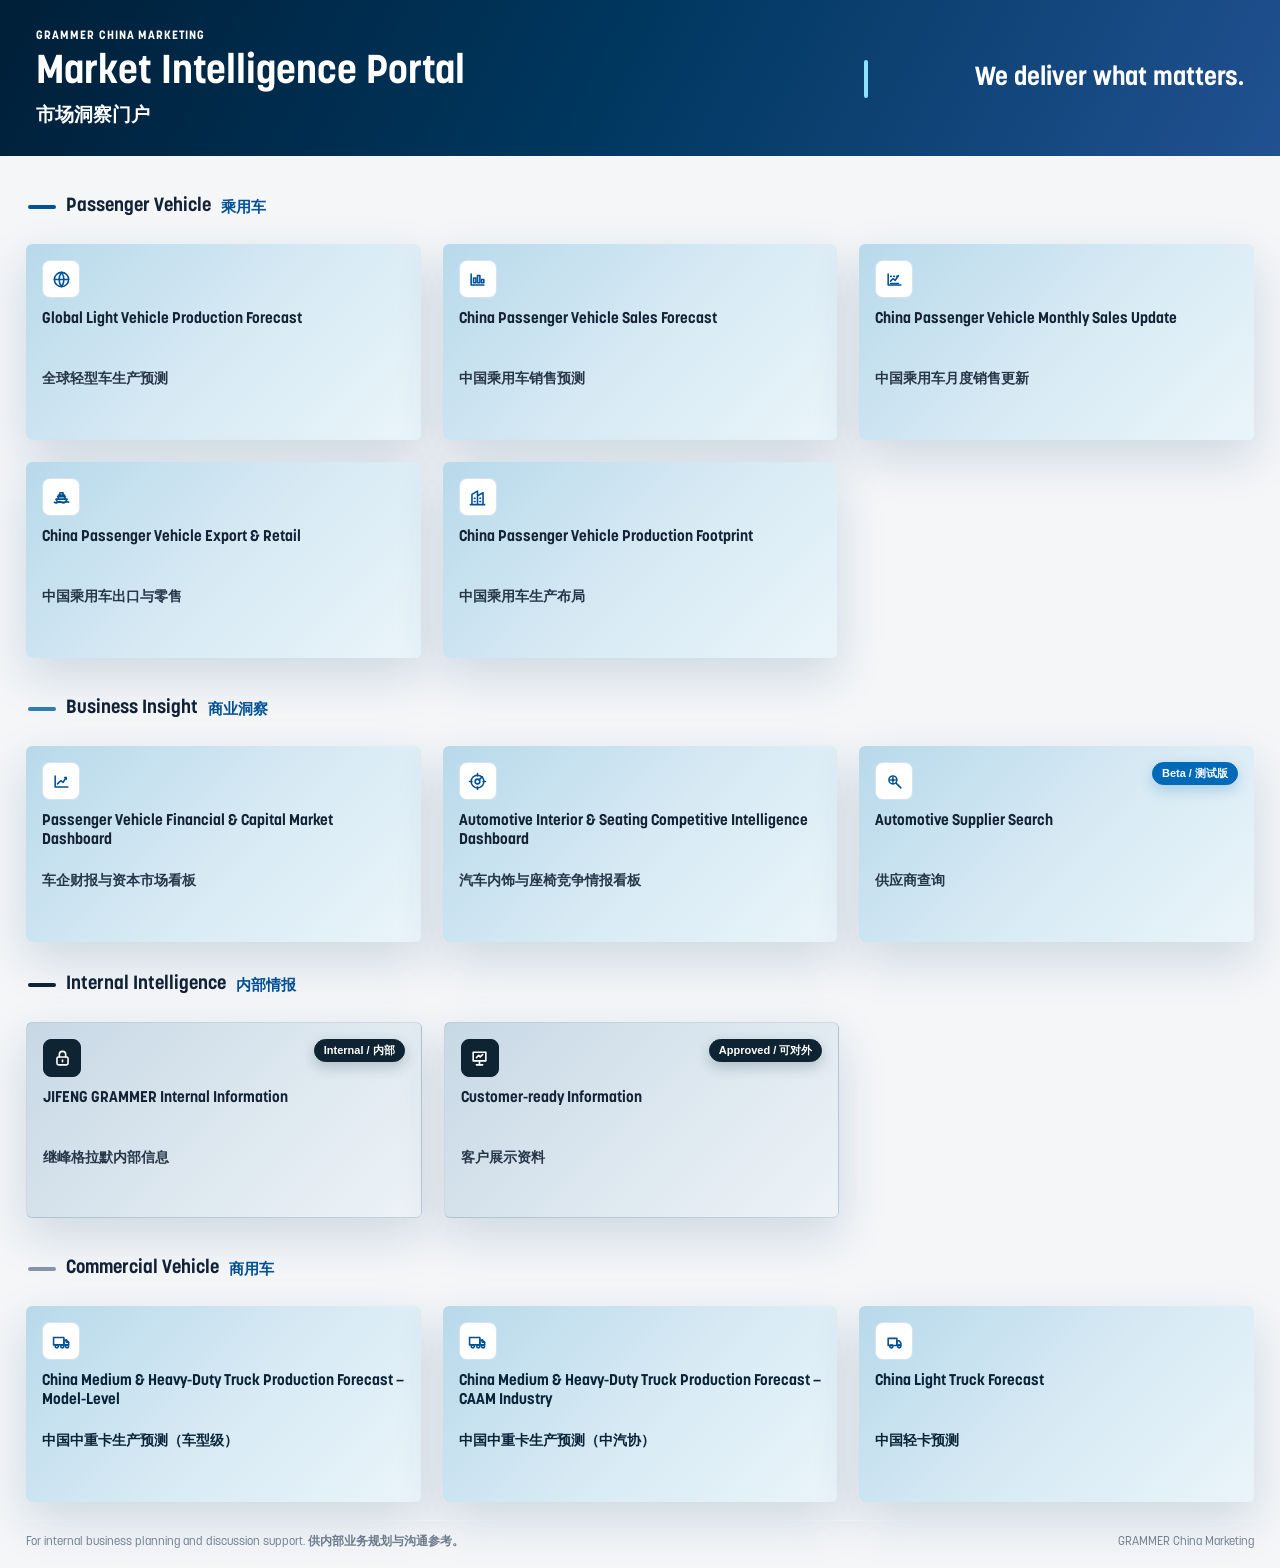
<file: index.html>
<!doctype html>
<html lang="en">
<head>
  <meta charset="utf-8" />
  <meta name="viewport" content="width=device-width, initial-scale=1" />
  <title>Market Intelligence Portal | GRAMMER China Marketing</title>
  <style>
    @font-face {
      font-family: "KorolevPortal";
      src: url("[data-uri]") format("opentype");
      font-weight: 300;
      font-style: normal;
      font-display: swap;
    }
    @font-face {
      font-family: "KorolevPortal";
      src: url("[data-uri]") format("opentype");
      font-weight: 400;
      font-style: normal;
      font-display: swap;
    }
    @font-face {
      font-family: "KorolevPortal";
      src: url("[data-uri]") format("opentype");
      font-weight: 900;
      font-style: normal;
      font-display: swap;
    }
    :root {
      --bg: #f4f6f8;
      --panel: #ffffff;
      --ink: #101820;
      --muted: #647184;
      --line: #d8e0ea;
      --blue: #005195;
      --pale: #C4DAEC;
      --green: #23845a;
      --dark: #0f2433;
      --shadow: 0 16px 44px rgba(16, 24, 40, .08);
      --shadow-hover: 0 24px 58px rgba(16, 24, 40, .14);
      font-family: "KorolevPortal", Korolev, Inter, ui-sans-serif, system-ui, -apple-system, BlinkMacSystemFont, "Segoe UI", "PingFang SC", "Microsoft YaHei", sans-serif;
    }
    * { box-sizing: border-box; }
    body { margin: 0; background: var(--bg); color: var(--ink); }
    a { color: inherit; }
    .shell { min-height: 100vh; display: flex; flex-direction: column; }
    header {
      background: var(--dark);
      color: #fff;
      padding: 28px 36px 24px;
      border-bottom: 4px solid var(--blue);
    }
    .header-inner {
      max-width: 1560px;
      margin: 0 auto;
      display: flex;
      align-items: end;
      justify-content: space-between;
      gap: 24px;
    }
    .brand {
      color: #c9d6e3;
      font-size: 12px;
      font-weight: 800;
      letter-spacing: .08em;
      text-transform: uppercase;
      margin-bottom: 10px;
    }
    h1 {
      margin: 0;
      font-size: 34px;
      line-height: 1.08;
      letter-spacing: 0;
      font-weight: 900;
    }
    .cn-title {
      margin-top: 7px;
      color: #d7e5f2;
      font-size: 19px;
      font-weight: 850;
    }
    .mission {
      position: relative;
      min-width: 320px;
      padding: 15px 0 15px 22px;
      text-align: right;
    }
    .mission::before {
      content: "";
      position: absolute;
      left: 0;
      top: 10px;
      bottom: 10px;
      width: 4px;
      border-radius: 999px;
      background: var(--pale);
    }
    .mission-line {
      color: #fff;
      font-size: 26px;
      line-height: 1.08;
      font-weight: 900;
      letter-spacing: 0;
      white-space: nowrap;
    }
    main {
      flex: 1;
      width: 100%;
      max-width: 1560px;
      margin: 0 auto;
      padding: 24px 26px 30px;
    }
    .group {
      margin-top: 18px;
    }
    .group:first-child { margin-top: 0; }
    .group-head {
      display: flex;
      align-items: baseline;
      justify-content: space-between;
      gap: 18px;
      margin: 0 0 12px;
      padding: 0 2px;
    }
    .group-title {
      margin: 0;
      color: #132235;
      font-size: 18px;
      line-height: 1.2;
      font-weight: 900;
      letter-spacing: 0;
      display: inline-flex;
      align-items: center;
    }
    .group-title::before {
      content: "";
      width: 22px;
      height: 4px;
      border-radius: 999px;
      background: var(--blue);
      margin-right: 10px;
    }
    #cv-title::before {
      background: #8796a8;
    }
    #bi-title::before {
      background: #2f7db5;
    }
    #ii-title::before {
      background: #0f2433;
    }
    .group-title span {
      margin-left: 10px;
      color: var(--blue);
      font-size: 16px;
      font-weight: 850;
    }
    .group-count {
      color: var(--muted);
      font-size: 12px;
      font-weight: 800;
    }
    .modules {
      display: grid;
      grid-template-columns: repeat(5, minmax(0, 1fr));
      gap: 16px;
    }
    .insight-groups {
      display: grid;
      grid-template-columns: repeat(5, minmax(0, 1fr));
      gap: 16px;
      align-items: start;
      margin-top: 24px;
    }
    .insight-groups .group {
      min-width: 0;
      margin-top: 0;
    }
    .insight-groups .business-group { grid-column: span 3; }
    .insight-groups .internal-group { grid-column: span 2; }
    .insight-groups .business-group .modules {
      grid-template-columns: repeat(3, minmax(0, 1fr));
    }
    .insight-groups .internal-group .modules {
      grid-template-columns: repeat(2, minmax(0, 1fr));
    }
    .module {
      min-height: 248px;
      background: var(--panel);
      border: 1px solid var(--line);
      border-radius: 10px;
      box-shadow: var(--shadow);
      padding: 20px;
      display: flex;
      flex-direction: column;
      position: relative;
      overflow: hidden;
      text-decoration: none;
      transition: transform .18s ease, box-shadow .18s ease, border-color .18s ease;
    }
    .module::before {
      content: "";
      position: absolute;
      left: 0;
      top: 0;
      width: 100%;
      height: 5px;
      background: var(--blue);
      transition: height .18s ease, background .18s ease;
    }
    .module:hover {
      transform: translateY(-5px) scale(1.012);
      box-shadow: var(--shadow-hover);
      border-color: #b7c7d7;
    }
    .module:hover::before {
      height: 7px;
      background: #0069b8;
    }
    .module:hover .icon {
      background: var(--blue);
      color: #fff;
    }
    .module:hover .arrow {
      transform: translateX(4px);
    }
    .badge {
      position: absolute;
      top: 16px;
      right: 16px;
      display: inline-flex;
      align-items: center;
      border: 1px solid #16a765;
      border-radius: 999px;
      background: #16a765;
      color: #ffffff;
      box-shadow: 0 5px 14px rgba(22, 167, 101, .24);
      padding: 5px 9px;
      font-size: 11px;
      line-height: 1;
      font-weight: 900;
    }
    .badge.insight {
      border-color: #005195;
      background: #005195;
      box-shadow: 0 5px 14px rgba(0, 81, 149, .24);
    }
    .badge.update-date {
      border-color: #005195;
      background: #005195;
      box-shadow: 0 5px 14px rgba(0, 81, 149, .22);
      padding-inline: 10px;
      white-space: nowrap;
    }
    .badge.beta {
      border-color: #0069b8;
      background: #0069b8;
      box-shadow: 0 5px 14px rgba(0, 105, 184, .24);
      white-space: nowrap;
    }
    .badge.internal {
      border-color: #0f2433;
      background: #0f2433;
      box-shadow: 0 5px 14px rgba(15, 36, 51, .22);
      white-space: nowrap;
    }
    .module.disabled {
      color: #6e7d8d;
      background: #fbfcfd;
      box-shadow: none;
    }
    .module.disabled::before { background: #b7c7d7; }
    .module.disabled:hover {
      transform: none;
      box-shadow: none;
      border-color: var(--line);
    }
    .module.disabled:hover .icon {
      background: #eef2f6;
      color: #8796a8;
    }
    .icon {
      width: 44px;
      height: 44px;
      border-radius: 8px;
      background: #eef5fa;
      color: var(--blue);
      display: grid;
      place-items: center;
      margin-bottom: 22px;
      transition: background .18s ease, color .18s ease;
    }
    .disabled .icon {
      background: #eef2f6;
      color: #8796a8;
    }
    .icon svg {
      width: 24px;
      height: 24px;
      stroke: currentColor;
      fill: none;
      stroke-width: 2;
      stroke-linecap: round;
      stroke-linejoin: round;
    }
    h2 {
      margin: 0;
      min-height: 76px;
      color: #132235;
      font-size: 19px;
      line-height: 1.24;
      font-weight: 900;
      letter-spacing: 0;
    }
    .disabled h2 { color: #607084; }
    .cn {
      min-height: 42px;
      margin-top: 8px;
      color: #263648;
      font-size: 16px;
      line-height: 1.35;
      font-weight: 850;
    }
    .disabled .cn { color: #8796a8; }
    .open {
      margin-top: auto;
      display: flex;
      align-items: center;
      justify-content: space-between;
      color: #fff;
      background: var(--blue);
      border-radius: 8px;
      padding: 12px 14px;
      font-size: 13px;
      font-weight: 900;
    }
    .coming {
      margin-top: auto;
      display: inline-flex;
      align-items: center;
      justify-content: center;
      width: fit-content;
      color: #607084;
      background: #eef2f6;
      border: 1px solid #d8e0ea;
      border-radius: 999px;
      padding: 8px 12px;
      font-size: 12px;
      font-weight: 900;
    }
    .arrow {
      font-size: 18px;
      line-height: 1;
      transition: transform .18s ease;
    }
    .footer {
      display: flex;
      justify-content: space-between;
      gap: 20px;
      color: #6e7d8d;
      font-size: 12px;
      margin-top: 24px;
      border-top: 1px solid var(--line);
      padding-top: 16px;
    }
    @media (max-width: 1360px) {
      .modules { grid-template-columns: repeat(3, minmax(0, 1fr)); }
      .insight-groups { grid-template-columns: repeat(3, minmax(0, 1fr)); }
      .insight-groups .business-group { grid-column: span 3; }
      .insight-groups .internal-group { grid-column: span 2; }
    }
    @media (max-width: 900px) {
      header { padding-left: 22px; padding-right: 22px; }
      .header-inner { display: block; }
      .mission {
        margin-top: 18px;
        min-width: 0;
        text-align: left;
        padding: 12px 0 12px 14px;
      }
      .mission::before { top: 8px; bottom: 8px; }
      .mission-line { white-space: normal; font-size: 24px; }
      main { padding-left: 22px; padding-right: 22px; }
      .modules { grid-template-columns: repeat(2, minmax(0, 1fr)); }
      .insight-groups { grid-template-columns: repeat(2, minmax(0, 1fr)); }
      .insight-groups .business-group { grid-column: span 2; }
      .insight-groups .business-group .modules { grid-template-columns: repeat(2, minmax(0, 1fr)); }
      .insight-groups .internal-group { grid-column: span 2; }
      .group-head { display: block; }
      .group-count { margin-top: 6px; }
      h1 { font-size: 30px; }
      .footer { flex-direction: column; }
    }
    @media (max-width: 620px) {
      .modules { grid-template-columns: 1fr; }
      .insight-groups { grid-template-columns: 1fr; }
      .insight-groups .business-group,
      .insight-groups .internal-group { grid-column: span 1; }
      .insight-groups .business-group .modules,
      .insight-groups .internal-group .modules { grid-template-columns: 1fr; }
    }
    /* Concept E: GRAMMER Blue Spectrum */
    :root {
      --bg: #f4f6f8;
      --panel: #ffffff;
      --ink: #092338;
      --muted: #527086;
      --line: rgba(255,255,255,.34);
      --blue: #005195;
      --pale: #c4daec;
      --dark: #003d70;
      --shadow: 0 18px 48px rgba(0, 63, 112, .16);
      --shadow-hover: 0 30px 68px rgba(0, 63, 112, .28);
    }
    body { background: #f4f6f8; }
    header {
      position: relative;
      overflow: hidden;
      background: linear-gradient(118deg, #001f38 0%, #00375f 48%, #215191 100%);
      border-bottom: 0;
      padding-top: 30px;
      padding-bottom: 28px;
    }
    header::after {
      display: none;
    }
    .header-inner { position: relative; z-index: 1; align-items: center; }
    .brand { color: #ffffff; }
    h1 { font-size: 40px; color: #ffffff; }
    .cn-title { color: #ffffff; }
    .mission { min-width: 380px; }
    .mission::before { background: #8ee2ff; }
    .mission-line { font-size: 26px; color: #ffffff; }
    .cn-title,
    .cn,
    .group-title span,
    .badge,
    .cn-inline {
      font-family: "PingFang SC", "Microsoft YaHei", sans-serif;
      font-weight: 850;
    }
    main { padding-top: 24px; padding-bottom: 18px; }
    .group { margin-top: 24px; }
    .group-head { margin-bottom: 10px; }
    .group-title { font-size: 19px; }
    .group-title::before { width: 28px; height: 4px; }
    .group-title span { font-size: 15px; }
    .modules { gap: 22px; }
    .module {
      min-height: 190px;
      height: 196px;
      padding: 16px;
      border: 0;
      border-radius: 6px;
      box-shadow: var(--shadow);
      background: linear-gradient(135deg, #b8d9eb 0%, #d7eaf4 52%, #eaf5fa 100%);
    }
    .module::before { display: none; }
    .module:hover { transform: translateY(-9px) scale(1.018); box-shadow: var(--shadow-hover); }
    .module:hover::before { display: none; }
    .module.internal-card {
      color: #0f2433;
      background: linear-gradient(135deg, #c7d8e5 0%, #dce7ef 52%, #edf3f7 100%);
      border: 1px solid rgba(15, 36, 51, .12);
    }
    .module.internal-card .icon {
      background: #0f2433;
      color: #ffffff;
      border-color: #0f2433;
    }
    .module.internal-card:hover .icon {
      background: #005195;
      color: #ffffff;
      border-color: #005195;
    }
    .icon {
      width: 38px;
      height: 38px;
      margin-bottom: 12px;
      background: #ffffff;
      color: #005195;
      border: 1px solid rgba(0, 81, 149, .16);
    }
    .icon svg { width: 19px; height: 19px; }
    h2 {
      min-height: 54px;
      font-size: 15.5px;
      line-height: 1.22;
    }
    .cn {
      min-height: 34px;
      margin-top: 5px;
      font-size: 14px;
      line-height: 1.3;
    }
    .module:hover .icon {
      background: #005195;
      color: #ffffff;
      border-color: #005195;
    }
    .open {
      display: none;
    }
    section[aria-labelledby="cv-title"] .module:not(.disabled) {
      background: linear-gradient(135deg, #b8d9eb 0%, #d7eaf4 52%, #eaf5fa 100%);
      color: #092338;
    }
    section[aria-labelledby="cv-title"] .module:not(.disabled) h2,
    section[aria-labelledby="cv-title"] .module:not(.disabled) .cn { color: #092338; }
    section[aria-labelledby="cv-title"] .module:not(.disabled) .icon {
      background: #ffffff;
      color: #005195;
      border: 1px solid rgba(0, 81, 149, .16);
    }
    section[aria-labelledby="cv-title"] .module:not(.disabled):hover .icon {
      background: #005195;
      color: #ffffff;
      border-color: #005195;
    }
    .module.disabled .icon { background: #eef2f6; color: #8796a8; border-color: #d8e0ea; }
    .module.disabled { background: rgba(255,255,255,.58); }
    .coming { font-size: 11px; padding: 7px 10px; }
    .footer { margin-top: 18px; padding-top: 12px; }
  </style>
</head>
<body>
  <div class="shell">
    <header>
      <div class="header-inner">
        <div>
          <div class="brand">GRAMMER China Marketing</div>
          <h1>Market Intelligence Portal</h1>
          <div class="cn-title">市场洞察门户</div>
        </div>
        <div class="mission" aria-label="GRAMMER mission">
          <div class="mission-line">We deliver what matters.</div>
        </div>
      </div>
    </header>
    <main>
      <section class="group" aria-labelledby="pv-title">
        <div class="group-head">
          <h2 class="group-title" id="pv-title">Passenger Vehicle <span>乘用车</span></h2>
        </div>
        <div class="modules">
            <a class="module" href="./passenger-vehicle/global-production-forecast/" target="_blank" rel="noopener">
            <div class="icon" aria-hidden="true">
              <svg viewBox="0 0 24 24"><circle cx="12" cy="12" r="9"/><path d="M3 12h18M12 3a15 15 0 0 1 0 18M12 3a15 15 0 0 0 0 18"/></svg>
            </div>
            <h2>Global Light Vehicle Production Forecast</h2>
            <div class="cn">全球轻型车生产预测</div>
            <div class="open"><span>Open Dashboard</span><span class="arrow">→</span></div>
          </a>

            <a class="module" href="./passenger-vehicle/china-sales-forecast/" target="_blank" rel="noopener">
            <div class="icon" aria-hidden="true">
              <svg viewBox="0 0 24 24"><path d="M4 19V5M4 19h16"/><rect x="7" y="10" width="3" height="6"/><rect x="12" y="7" width="3" height="9"/><rect x="17" y="12" width="3" height="4"/></svg>
            </div>
            <h2>China Passenger Vehicle Sales Forecast</h2>
            <div class="cn">中国乘用车销售预测</div>
            <div class="open"><span>Open Dashboard</span><span class="arrow">→</span></div>
          </a>

            <a class="module" href="./passenger-vehicle/china-monthly-sales/" target="_blank" rel="noopener">
            <div class="icon" aria-hidden="true">
              <svg viewBox="0 0 24 24"><path d="M4 19V5M4 19h16"/><path d="M7 14l3-3 3 2 4-6"/><path d="M7 8h1M11 8h1M15 8h1"/><path d="M7 17h10"/></svg>
            </div>
            <h2>China Passenger Vehicle Monthly Sales Update</h2>
            <div class="cn">中国乘用车月度销售更新</div>
            <div class="open"><span>Open Dashboard</span><span class="arrow">→</span></div>
          </a>

            <a class="module" href="./passenger-vehicle/china-export-retail/" target="_blank" rel="noopener">
            <div class="icon" aria-hidden="true">
              <svg viewBox="0 0 24 24"><path d="M3 18c1.5 1 3 1 4.5 0s3-1 4.5 0 3 1 4.5 0 3-1 4.5 0"/><path d="M5 14h14l-2 4H7l-2-4Z"/><path d="M8 14V9h8v5"/><path d="M10 9V6h4v3"/><path d="M7 11h10"/></svg>
            </div>
            <h2>China Passenger Vehicle Export & Retail</h2>
            <div class="cn">中国乘用车出口与零售</div>
            <div class="open"><span>Open Dashboard</span><span class="arrow">→</span></div>
          </a>

            <a class="module" href="./passenger-vehicle/china-production-footprint/" target="_blank" rel="noopener">
            <div class="icon" aria-hidden="true">
              <svg viewBox="0 0 24 24"><path d="M3 21h18M5 21V8l7-4v17M12 10l7-4v15M8 13h1M8 17h1M15 13h1M15 17h1"/></svg>
            </div>
            <h2>China Passenger Vehicle Production Footprint</h2>
            <div class="cn">中国乘用车生产布局</div>
            <div class="open"><span>Open Dashboard</span><span class="arrow">→</span></div>
          </a>
        </div>
      </section>

      <div class="insight-groups">
      <section class="group business-group" aria-labelledby="bi-title">
        <div class="group-head">
          <h2 class="group-title" id="bi-title">Business Insight <span>商业洞察</span></h2>
        </div>
        <div class="modules">
          <a class="module" href="https://hyyvincent.github.io/market-intelligence-portal/business-insight/automakers/" target="_blank" rel="noopener">
            <div class="icon" aria-hidden="true">
              <svg viewBox="0 0 24 24"><path d="M4 19V5M4 19h16"/><path d="m7 15 4-4 3 2 4-6"/><path d="M16 7h2v2"/></svg>
            </div>
            <h2>Passenger Vehicle Financial &amp; Capital Market Dashboard</h2>
            <div class="cn">车企财报与资本市场看板</div>
            <div class="open"><span>Open Dashboard</span><span class="arrow">→</span></div>
          </a>

          <a class="module" href="https://hyyvincent.github.io/market-intelligence-portal/business-insight/interior-intelligence/" target="_blank" rel="noopener">
            <div class="icon" aria-hidden="true">
              <svg viewBox="0 0 24 24"><circle cx="12" cy="12" r="8"/><circle cx="12" cy="12" r="3"/><path d="M12 2v3M12 19v3M2 12h3M19 12h3"/><path d="m14 10 4-4"/></svg>
            </div>
            <h2>Automotive Interior &amp; Seating Competitive Intelligence Dashboard</h2>
            <div class="cn">汽车内饰与座椅竞争情报看板</div>
            <div class="open"><span>Open Dashboard</span><span class="arrow">→</span></div>
          </a>

          <a class="module" href="./business-insight/supplier-search/" target="_blank" rel="noopener" aria-label="Automotive Supplier Search, beta version">
            <div class="badge beta">Beta / 测试版</div>
            <div class="icon" aria-hidden="true">
              <svg viewBox="0 0 24 24"><circle cx="10" cy="10" r="5"/><path d="m14 14 6 6"/><path d="M7 10h6M10 7v6"/></svg>
            </div>
            <h2>Automotive Supplier Search</h2>
            <div class="cn">供应商查询</div>
            <div class="open"><span>Open Dashboard</span><span class="arrow">→</span></div>
          </a>
        </div>
      </section>

      <section class="group internal-group" aria-labelledby="ii-title">
        <div class="group-head">
          <h2 class="group-title" id="ii-title">Internal Intelligence <span>内部情报</span></h2>
        </div>
        <div class="modules">
          <a class="module internal-card" href="internal-intelligence/" aria-label="JIFENG GRAMMER Internal Information">
            <div class="badge internal">Internal / 内部</div>
            <div class="icon" aria-hidden="true">
              <svg viewBox="0 0 24 24"><rect x="5" y="10" width="14" height="10" rx="2"/><path d="M8 10V7a4 4 0 0 1 8 0v3"/><path d="M12 14v2"/></svg>
            </div>
            <h2>JIFENG GRAMMER Internal Information</h2>
            <div class="cn">继峰格拉默内部信息</div>
            <div class="open"><span>Open Internal Page</span><span class="arrow">→</span></div>
          </a>

          <a class="module internal-card" href="customer-ready/index.html" aria-label="Customer-ready Information">
            <div class="badge internal">Approved / 可对外</div>
            <div class="icon" aria-hidden="true">
              <svg viewBox="0 0 24 24"><path d="M4 4h16v11H4V4Z"/><path d="M8 20h8M12 15v5"/><path d="m8 11 3-3 2 2 3-3"/></svg>
            </div>
            <h2>Customer-ready Information</h2>
            <div class="cn">客户展示资料</div>
            <div class="open"><span>Open Materials</span><span class="arrow">→</span></div>
          </a>
        </div>
      </section>
      </div>

      <section class="group" aria-labelledby="cv-title">
          <div class="group-head">
            <h2 class="group-title" id="cv-title">Commercial Vehicle <span>商用车</span></h2>
          </div>
          <div class="modules">
            <a class="module" href="./commercial-vehicle/china-mhdt-model/" target="_blank" rel="noopener">
              <div class="icon" aria-hidden="true">
                <svg viewBox="0 0 24 24"><path d="M2 7h13v9H2V7Z"/><path d="M15 10h3l3 3v3h-6v-6Z"/><path d="M18 10v3h3"/><circle cx="6" cy="18" r="2"/><circle cx="13" cy="18" r="2"/><circle cx="19" cy="18" r="2"/><path d="M2 16h19"/></svg>
              </div>
              <h2>China Medium &amp; Heavy-Duty Truck Production Forecast — Model-Level</h2>
              <div class="cn">中国中重卡生产预测（车型级）</div>
              <div class="open"><span>Open Dashboard</span><span class="arrow">→</span></div>
            </a>

            <a class="module" href="./commercial-vehicle/china-mhdt-industry/" target="_blank" rel="noopener">
              <div class="icon" aria-hidden="true">
                <svg viewBox="0 0 24 24"><path d="M2 7h13v9H2V7Z"/><path d="M15 10h3l3 3v3h-6v-6Z"/><path d="M18 10v3h3"/><circle cx="6" cy="18" r="2"/><circle cx="13" cy="18" r="2"/><circle cx="19" cy="18" r="2"/><path d="M2 16h19"/></svg>
              </div>
              <h2>China Medium &amp; Heavy-Duty Truck Production Forecast — CAAM Industry</h2>
              <div class="cn">中国中重卡生产预测（中汽协）</div>
              <div class="open"><span>Open Dashboard</span><span class="arrow">→</span></div>
            </a>

            <a class="module" href="./commercial-vehicle/china-light-truck/" target="_blank" rel="noopener">
              <div class="icon" aria-hidden="true">
                <svg viewBox="0 0 24 24"><path d="M4 17h11V8H4v9Z"/><path d="M15 11h3l2 3v3h-5v-6Z"/><circle cx="8" cy="18" r="2"/><circle cx="18" cy="18" r="2"/></svg>
              </div>
              <h2>China Light Truck Forecast</h2>
              <div class="cn">中国轻卡预测</div>
              <div class="open"><span>Open Dashboard</span><span class="arrow">→</span></div>
            </a>
          </div>
      </section>

      <div class="footer">
        <span>For internal business planning and discussion support. <span class="cn-inline">供内部业务规划与沟通参考。</span></span>
        <span>GRAMMER China Marketing</span>
      </div>
    </main>
  </div>
</body>
</html>
</file>
